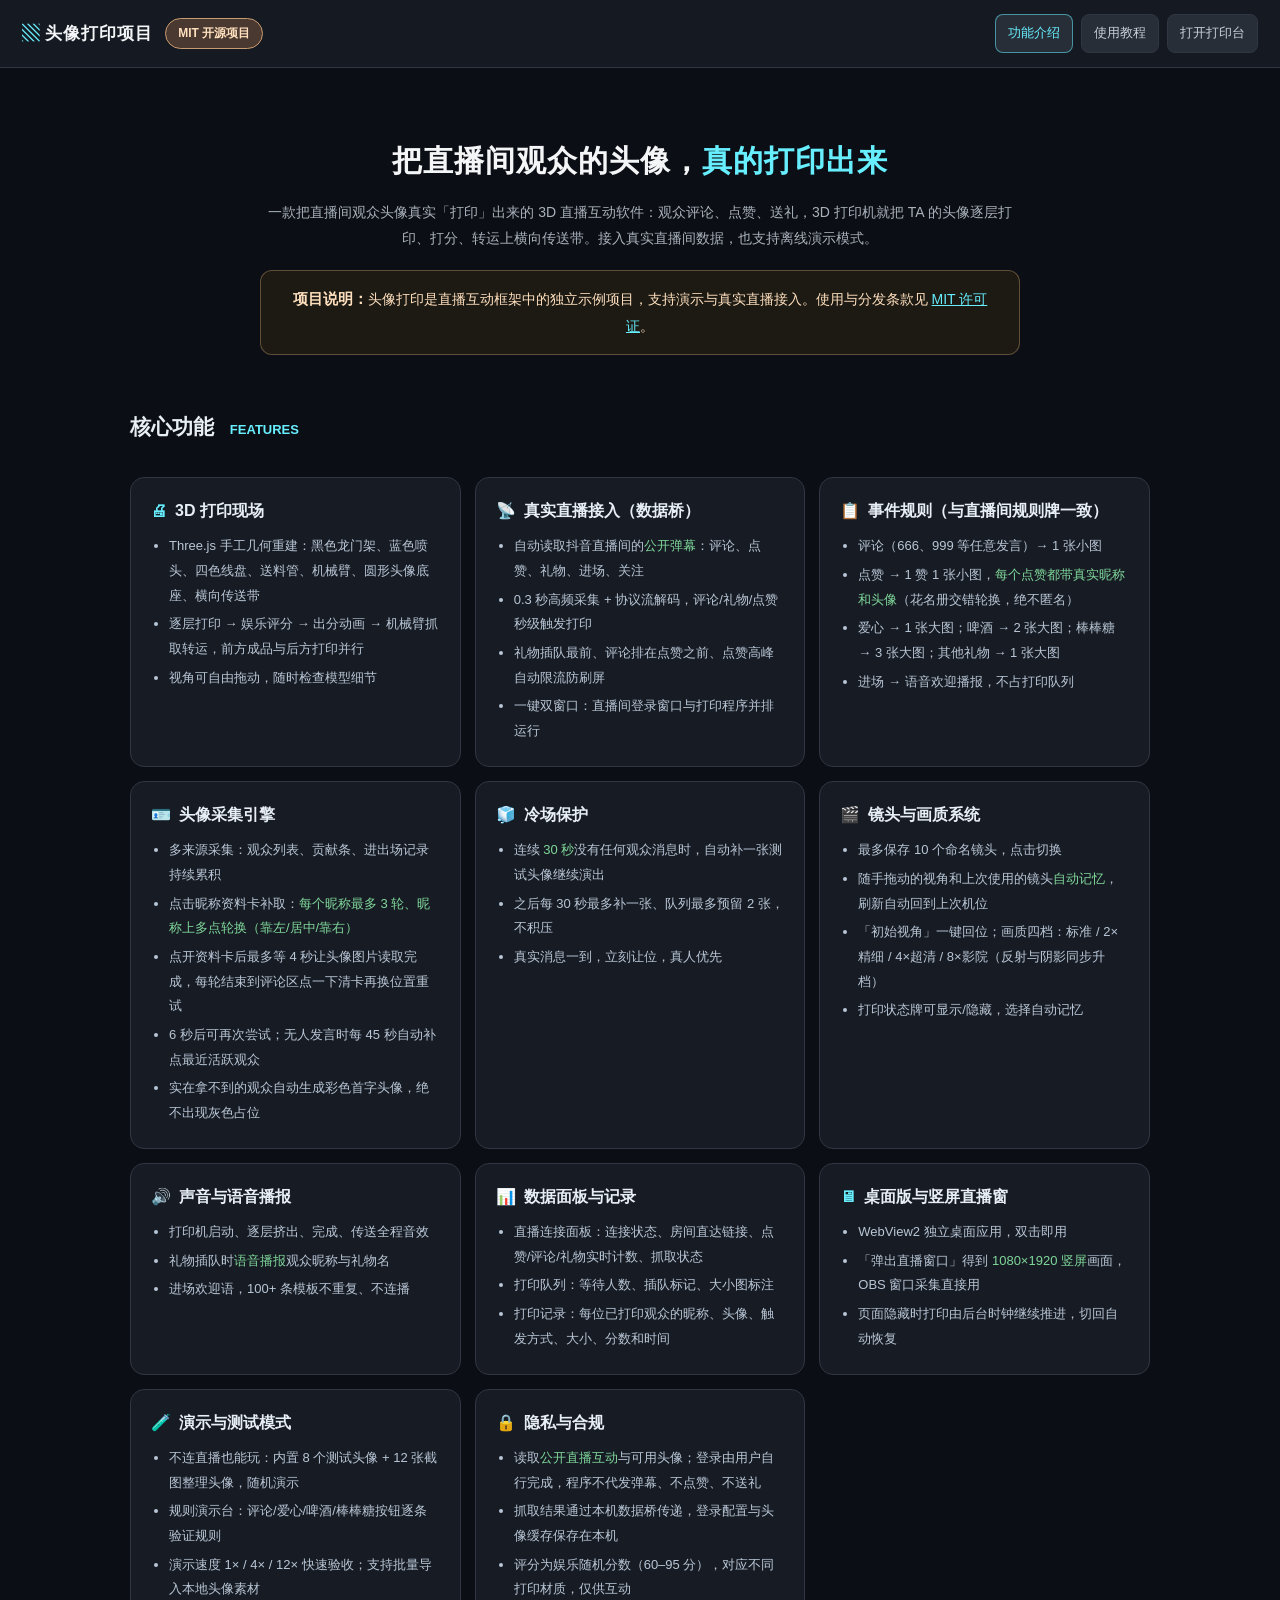
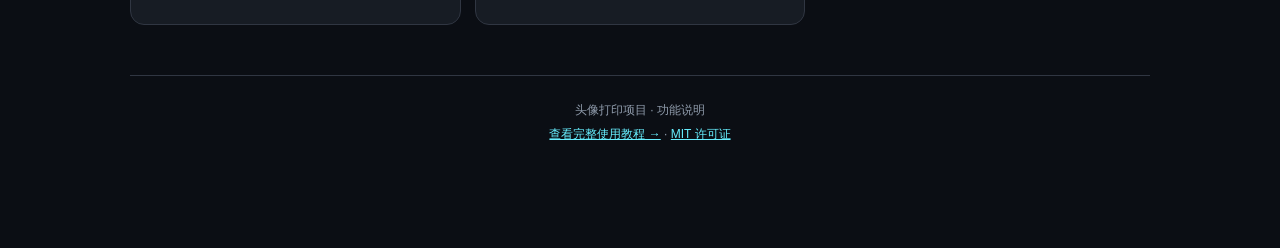
<file: features.html>
<!doctype html><html lang="zh-CN"><meta charset="utf-8"><title>正在打开项目</title><script>location.replace("/projects/avatar-printer/features.html"+location.search+location.hash)</script><a href="/projects/avatar-printer/features.html">打开头像打印机</a></html>
</file>
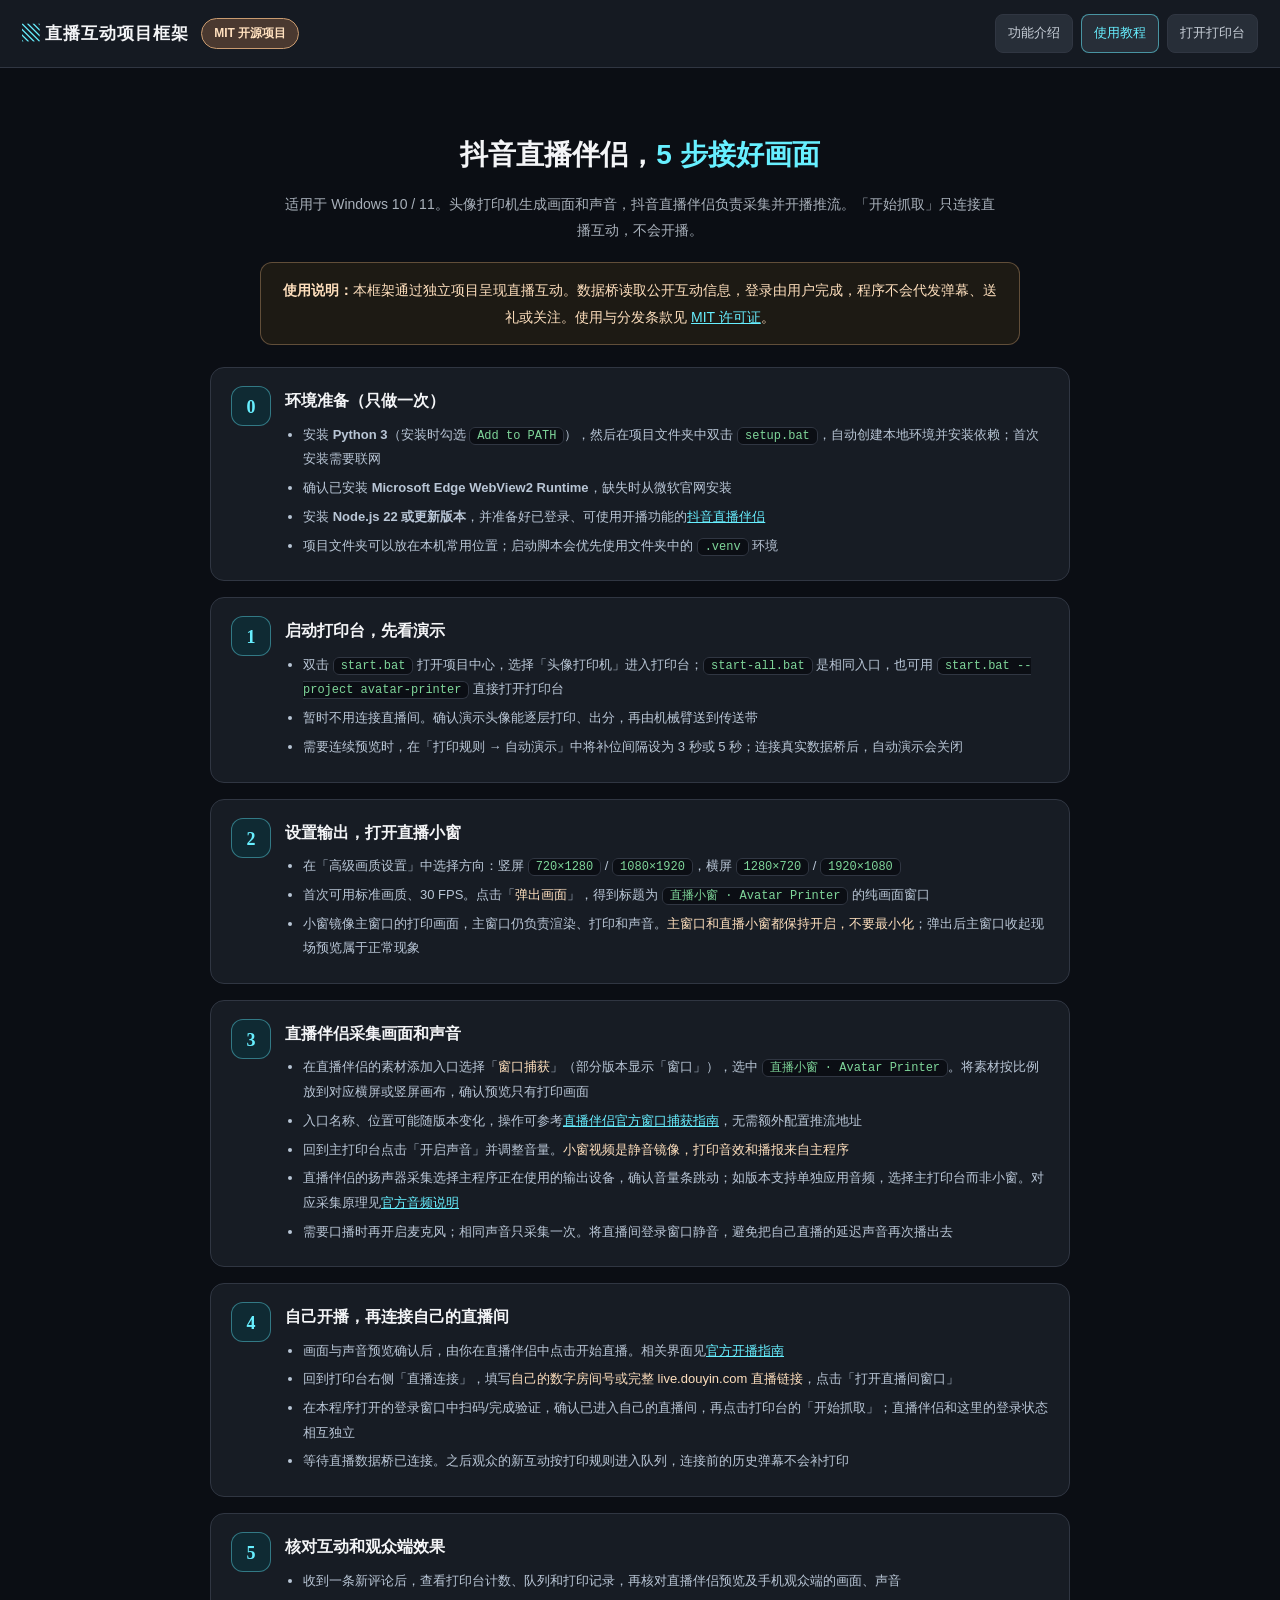
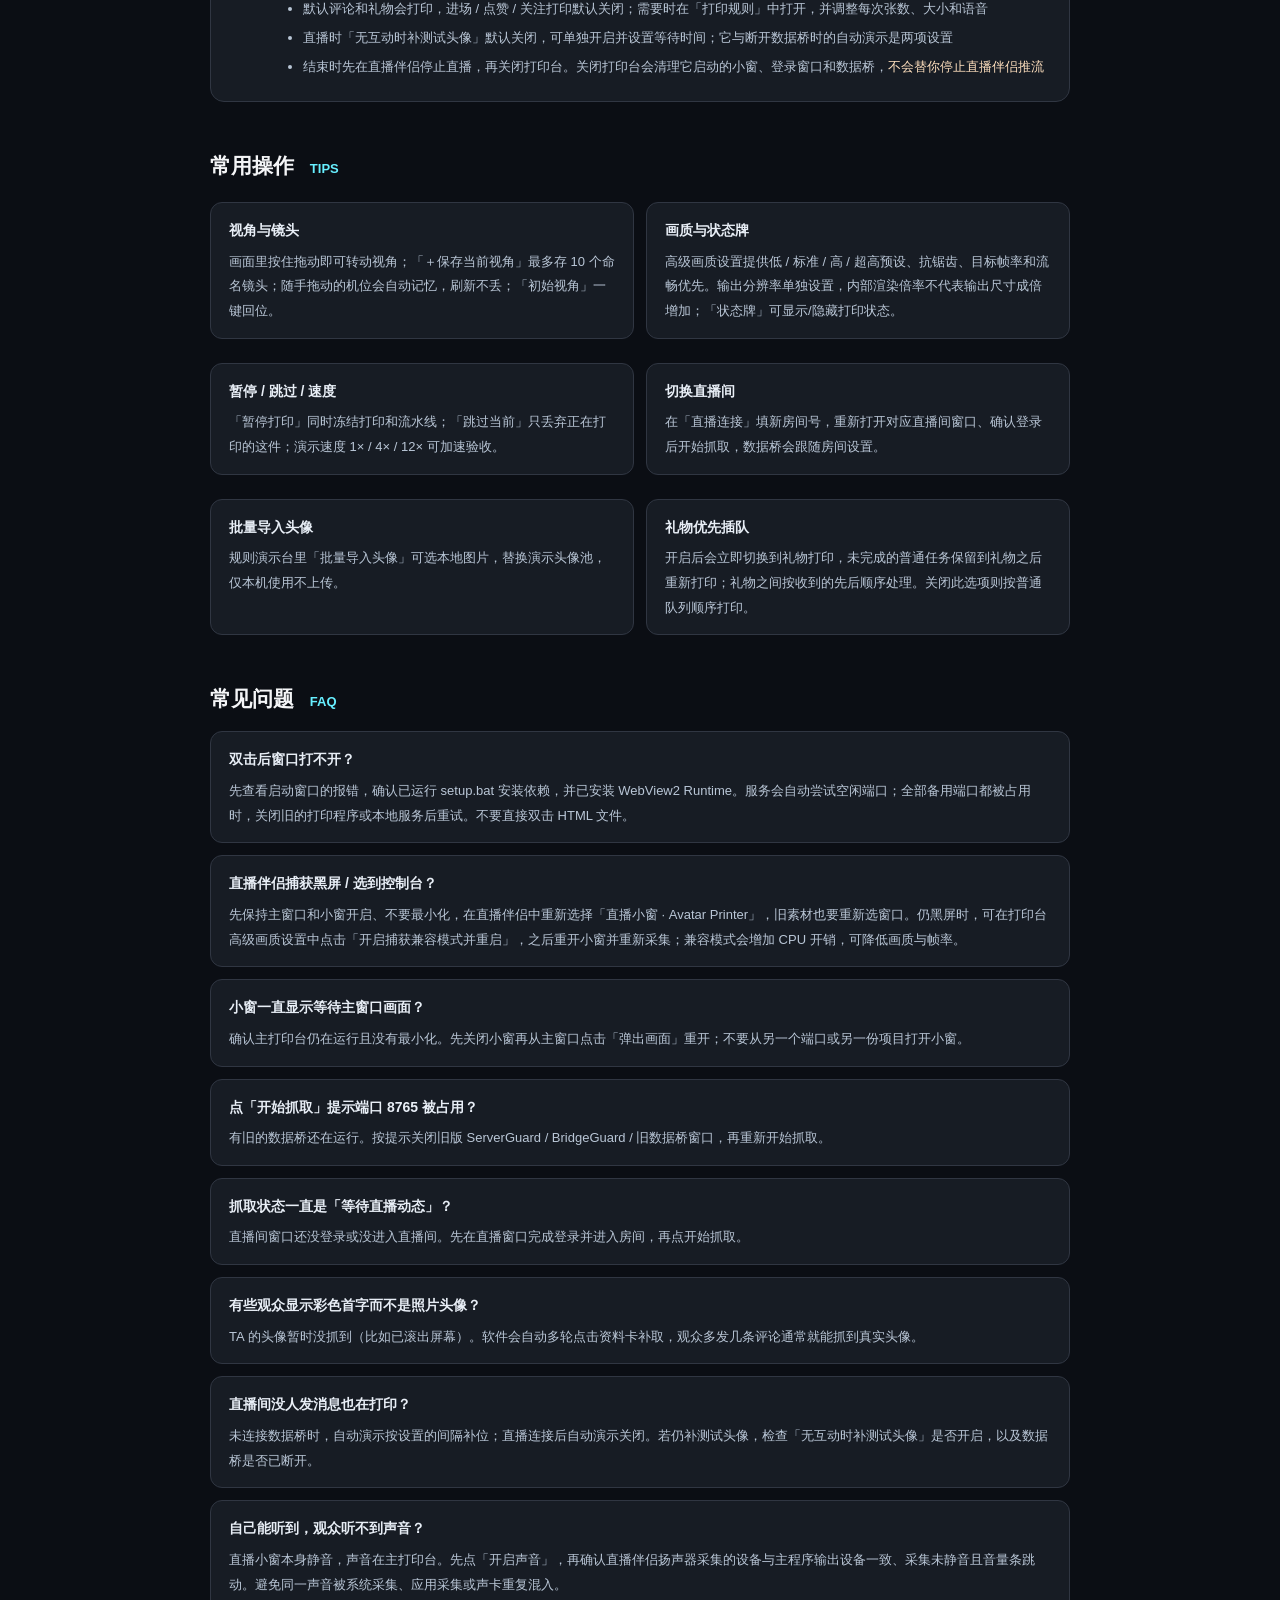
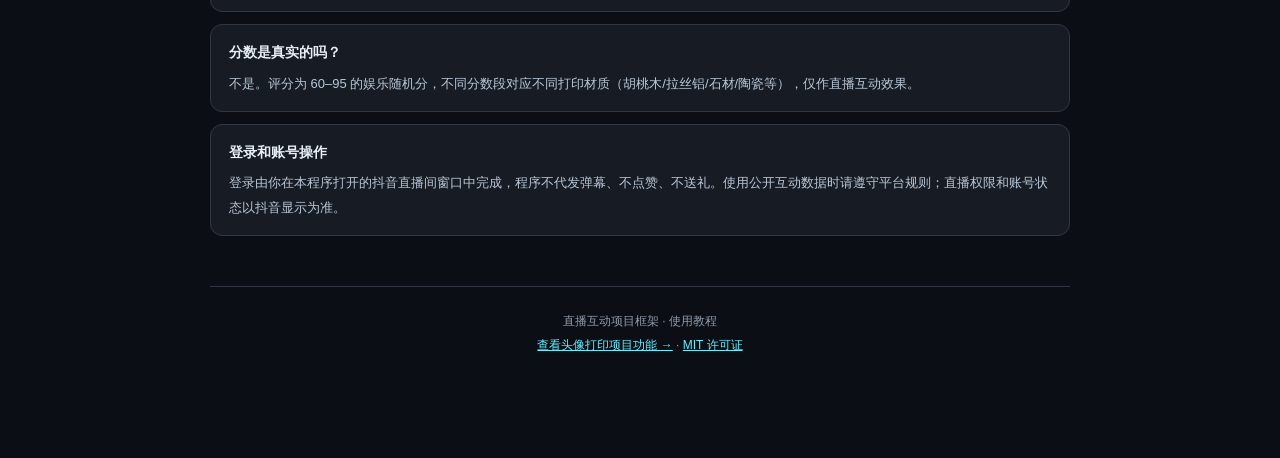
<file: guide.html>
<!DOCTYPE html>
<html lang="zh-CN">
<head>
<meta charset="utf-8">
<meta name="viewport" content="width=device-width,initial-scale=1">
<title>使用教程 · 直播互动项目框架</title>
<style>
*{box-sizing:border-box}
body{margin:0;background:#0b0e14;color:#f4f5f7;font:14px/1.9 'Microsoft YaHei',sans-serif}


header{position:sticky;top:0;z-index:10;display:flex;gap:12px;align-items:center;flex-wrap:wrap;padding:14px 22px;background:#171c24ee;border-bottom:1px solid #303642;backdrop-filter:blur(6px)}
.brand{font:700 17px 'Microsoft YaHei';letter-spacing:1px}
.brand b{color:#67efff}
.license-badge{font-size:12px;font-weight:700;color:#ffe0be;background:#4a3930;border:1px solid #c99b70;border-radius:99px;padding:3px 12px}
nav{margin-left:auto;display:flex;gap:8px;flex-wrap:wrap}
nav a{color:#c8cfd8;text-decoration:none;font-size:13px;padding:6px 12px;border:1px solid #303642;border-radius:8px;background:#272e38}
nav a:hover{color:#67efff;border-color:#67efff55}
nav a.on{color:#67efff;border-color:#67efff88}
main{max-width:900px;margin:0 auto;padding:30px 20px 80px}
.hero{text-align:center;padding:22px 10px 6px}
.hero h1{font-size:28px;margin:8px 0 10px}
.hero h1 b{color:#67efff}
.hero p{color:#a9b1bb;margin:6px auto;max-width:720px}
.notice{margin:18px auto 0;max-width:760px;border:1px solid #c99b7066;background:#1d1a14;border-radius:12px;padding:14px 18px;color:#ffe0be;font-size:14px}
.step{display:flex;gap:14px;background:#171c24;border:1px solid #303642;border-radius:14px;padding:18px 20px;margin-top:16px}
.num{flex:none;width:40px;height:40px;border-radius:12px;background:#0f2a33;border:1px solid #67efff66;color:#67efff;font:700 18px/40px 'Microsoft YaHei';text-align:center}
.step h3{margin:0 0 6px;font-size:16px}
.step p,.step li{color:#b9c6d6;font-size:13px;margin:4px 0}
.step ul{margin:6px 0 0;padding-left:18px}
.step code{background:#0b0e14;border:1px solid #303642;border-radius:6px;padding:1px 7px;font-size:12px;color:#7fd69a}
.step .tip{color:#ffe0be}
h2.sec{margin:44px 0 4px;font-size:21px}
h2.sec small{color:#67efff;font-size:13px;margin-left:10px}
.faq{background:#171c24;border:1px solid #303642;border-radius:12px;padding:14px 18px;margin-top:12px}
.faq b{color:#e8eef6}
.faq p{margin:6px 0 0;color:#b9c6d6;font-size:13px}
footer{border-top:1px solid #303642;margin-top:50px;padding:22px;text-align:center;color:#8f9bab;font-size:12px;line-height:2}
footer b{color:#9fc3e8}



</style>
</head>
<body>
<header>
 <div class="brand"><b>▧</b> 直播互动项目框架</div>
 <span class="license-badge">MIT 开源项目</span>
 <nav>
  <a href="./features.html">功能介绍</a>
  <a class="on" href="./guide.html">使用教程</a>
  <a href="/projects/avatar-printer/index.html">打开打印台</a>
 </nav>
</header>

<main>
 <div class="hero">
  <h1>抖音直播伴侣，<b>5 步接好画面</b></h1>
  <p>适用于 Windows 10 / 11。头像打印机生成画面和声音，抖音直播伴侣负责采集并开播推流。「开始抓取」只连接直播互动，不会开播。</p>
  <div class="notice"><b>使用说明：</b>本框架通过独立项目呈现直播互动。数据桥读取公开互动信息，登录由用户完成，程序不会代发弹幕、送礼或关注。使用与分发条款见 <a href="/LICENSE" style="color:#67efff">MIT 许可证</a>。</div>
 </div>

 <div class="step"><div class="num">0</div><div>
  <h3>环境准备（只做一次）</h3>
  <ul>
   <li>安装 <b>Python 3</b>（安装时勾选 <code>Add to PATH</code>），然后在项目文件夹中双击 <code>setup.bat</code>，自动创建本地环境并安装依赖；首次安装需要联网</li>
   <li>确认已安装 <b>Microsoft Edge WebView2 Runtime</b>，缺失时从微软官网安装</li>
   <li>安装 <b>Node.js 22 或更新版本</b>，并准备好已登录、可使用开播功能的<a href="https://streamingtool.douyin.com/" target="_blank" rel="noopener" style="color:#67efff">抖音直播伴侣</a></li>
   <li>项目文件夹可以放在本机常用位置；启动脚本会优先使用文件夹中的 <code>.venv</code> 环境</li>
  </ul></div></div>

 <div class="step"><div class="num">1</div><div>
  <h3>启动打印台，先看演示</h3>
  <ul>
   <li>双击 <code>start.bat</code> 打开项目中心，选择「头像打印机」进入打印台；<code>start-all.bat</code> 是相同入口，也可用 <code>start.bat --project avatar-printer</code> 直接打开打印台</li>
   <li>暂时不用连接直播间。确认演示头像能逐层打印、出分，再由机械臂送到传送带</li>
   <li>需要连续预览时，在「打印规则 → 自动演示」中将补位间隔设为 3 秒或 5 秒；连接真实数据桥后，自动演示会关闭</li>
  </ul></div></div>

 <div class="step"><div class="num">2</div><div>
  <h3>设置输出，打开直播小窗</h3>
  <ul>
   <li>在「高级画质设置」中选择方向：竖屏 <code>720×1280</code> / <code>1080×1920</code>，横屏 <code>1280×720</code> / <code>1920×1080</code></li>
   <li>首次可用标准画质、30 FPS。点击「<span class="tip">弹出画面</span>」，得到标题为 <code>直播小窗 · Avatar Printer</code> 的纯画面窗口</li>
   <li>小窗镜像主窗口的打印画面，主窗口仍负责渲染、打印和声音。<span class="tip">主窗口和直播小窗都保持开启，不要最小化</span>；弹出后主窗口收起现场预览属于正常现象</li>
  </ul></div></div>

 <div class="step"><div class="num">3</div><div>
  <h3>直播伴侣采集画面和声音</h3>
  <ul>
   <li>在直播伴侣的素材添加入口选择「<span class="tip">窗口捕获</span>」（部分版本显示「窗口」），选中 <code>直播小窗 · Avatar Printer</code>。将素材按比例放到对应横屏或竖屏画布，确认预览只有打印画面</li>
   <li>入口名称、位置可能随版本变化，操作可参考<a href="https://streamingtool.douyin.com/docs/guide_window" target="_blank" rel="noopener" style="color:#67efff">直播伴侣官方窗口捕获指南</a>，无需额外配置推流地址</li>
   <li>回到主打印台点击「开启声音」并调整音量。<span class="tip">小窗视频是静音镜像，打印音效和播报来自主程序</span></li>
   <li>直播伴侣的扬声器采集选择主程序正在使用的输出设备，确认音量条跳动；如版本支持单独应用音频，选择主打印台而非小窗。对应采集原理见<a href="https://streamingtool.douyin.com/docs/guide_4beqpl4o" target="_blank" rel="noopener" style="color:#67efff">官方音频说明</a></li>
   <li>需要口播时再开启麦克风；相同声音只采集一次。将直播间登录窗口静音，避免把自己直播的延迟声音再次播出去</li>
  </ul></div></div>

 <div class="step"><div class="num">4</div><div>
  <h3>自己开播，再连接自己的直播间</h3>
  <ul>
   <li>画面与声音预览确认后，由你在直播伴侣中点击开始直播。相关界面见<a href="https://streamingtool.douyin.com/docs/guide_live" target="_blank" rel="noopener" style="color:#67efff">官方开播指南</a></li>
   <li>回到打印台右侧「直播连接」，填写<span class="tip">自己的数字房间号或完整 live.douyin.com 直播链接</span>，点击「打开直播间窗口」</li>
   <li>在本程序打开的登录窗口中扫码/完成验证，确认已进入自己的直播间，再点击打印台的「开始抓取」；直播伴侣和这里的登录状态相互独立</li>
   <li>等待直播数据桥已连接。之后观众的新互动按打印规则进入队列，连接前的历史弹幕不会补打印</li>
  </ul></div></div>

 <div class="step"><div class="num">5</div><div>
  <h3>核对互动和观众端效果</h3>
  <ul>
   <li>收到一条新评论后，查看打印台计数、队列和打印记录，再核对直播伴侣预览及手机观众端的画面、声音</li>
   <li>默认评论和礼物会打印，进场 / 点赞 / 关注打印默认关闭；需要时在「打印规则」中打开，并调整每次张数、大小和语音</li>
   <li>直播时「无互动时补测试头像」默认关闭，可单独开启并设置等待时间；它与断开数据桥时的自动演示是两项设置</li>
   <li>结束时先在直播伴侣停止直播，再关闭打印台。关闭打印台会清理它启动的小窗、登录窗口和数据桥，<span class="tip">不会替你停止直播伴侣推流</span></li>
  </ul></div></div>

 <h2 class="sec">常用操作 <small>TIPS</small></h2>
 <div class="grid" style="display:grid;grid-template-columns:repeat(auto-fit,minmax(280px,1fr));gap:12px">
  <div class="faq"><b>视角与镜头</b><p>画面里按住拖动即可转动视角；「＋保存当前视角」最多存 10 个命名镜头；随手拖动的机位会自动记忆，刷新不丢；「初始视角」一键回位。</p></div>
  <div class="faq"><b>画质与状态牌</b><p>高级画质设置提供低 / 标准 / 高 / 超高预设、抗锯齿、目标帧率和流畅优先。输出分辨率单独设置，内部渲染倍率不代表输出尺寸成倍增加；「状态牌」可显示/隐藏打印状态。</p></div>
  <div class="faq"><b>暂停 / 跳过 / 速度</b><p>「暂停打印」同时冻结打印和流水线；「跳过当前」只丢弃正在打印的这件；演示速度 1× / 4× / 12× 可加速验收。</p></div>
  <div class="faq"><b>切换直播间</b><p>在「直播连接」填新房间号，重新打开对应直播间窗口、确认登录后开始抓取，数据桥会跟随房间设置。</p></div>
  <div class="faq"><b>批量导入头像</b><p>规则演示台里「批量导入头像」可选本地图片，替换演示头像池，仅本机使用不上传。</p></div>
  <div class="faq"><b>礼物优先插队</b><p>开启后会立即切换到礼物打印，未完成的普通任务保留到礼物之后重新打印；礼物之间按收到的先后顺序处理。关闭此选项则按普通队列顺序打印。</p></div>
 </div>

 <h2 class="sec">常见问题 <small>FAQ</small></h2>
 <div class="faq"><b>双击后窗口打不开？</b><p>先查看启动窗口的报错，确认已运行 setup.bat 安装依赖，并已安装 WebView2 Runtime。服务会自动尝试空闲端口；全部备用端口都被占用时，关闭旧的打印程序或本地服务后重试。不要直接双击 HTML 文件。</p></div>
 <div class="faq"><b>直播伴侣捕获黑屏 / 选到控制台？</b><p>先保持主窗口和小窗开启、不要最小化，在直播伴侣中重新选择「直播小窗 · Avatar Printer」，旧素材也要重新选窗口。仍黑屏时，可在打印台高级画质设置中点击「开启捕获兼容模式并重启」，之后重开小窗并重新采集；兼容模式会增加 CPU 开销，可降低画质与帧率。</p></div>
 <div class="faq"><b>小窗一直显示等待主窗口画面？</b><p>确认主打印台仍在运行且没有最小化。先关闭小窗再从主窗口点击「弹出画面」重开；不要从另一个端口或另一份项目打开小窗。</p></div>
 <div class="faq"><b>点「开始抓取」提示端口 8765 被占用？</b><p>有旧的数据桥还在运行。按提示关闭旧版 ServerGuard / BridgeGuard / 旧数据桥窗口，再重新开始抓取。</p></div>
 <div class="faq"><b>抓取状态一直是「等待直播动态」？</b><p>直播间窗口还没登录或没进入直播间。先在直播窗口完成登录并进入房间，再点开始抓取。</p></div>
 <div class="faq"><b>有些观众显示彩色首字而不是照片头像？</b><p>TA 的头像暂时没抓到（比如已滚出屏幕）。软件会自动多轮点击资料卡补取，观众多发几条评论通常就能抓到真实头像。</p></div>
 <div class="faq"><b>直播间没人发消息也在打印？</b><p>未连接数据桥时，自动演示按设置的间隔补位；直播连接后自动演示关闭。若仍补测试头像，检查「无互动时补测试头像」是否开启，以及数据桥是否已断开。</p></div>
 <div class="faq"><b>自己能听到，观众听不到声音？</b><p>直播小窗本身静音，声音在主打印台。先点「开启声音」，再确认直播伴侣扬声器采集的设备与主程序输出设备一致、采集未静音且音量条跳动。避免同一声音被系统采集、应用采集或声卡重复混入。</p></div>
 <div class="faq"><b>分数是真实的吗？</b><p>不是。评分为 60–95 的娱乐随机分，不同分数段对应不同打印材质（胡桃木/拉丝铝/石材/陶瓷等），仅作直播互动效果。</p></div>
 <div class="faq"><b>登录和账号操作</b><p>登录由你在本程序打开的抖音直播间窗口中完成，程序不代发弹幕、不点赞、不送礼。使用公开互动数据时请遵守平台规则；直播权限和账号状态以抖音显示为准。</p></div>

 <footer>
  直播互动项目框架 · 使用教程<br>
  <a href="/projects/avatar-printer/features.html" style="color:#67efff">查看头像打印项目功能 →</a> · <a href="/LICENSE" style="color:#67efff">MIT 许可证</a>
 </footer>
</main>
</body>
</html>
</file>
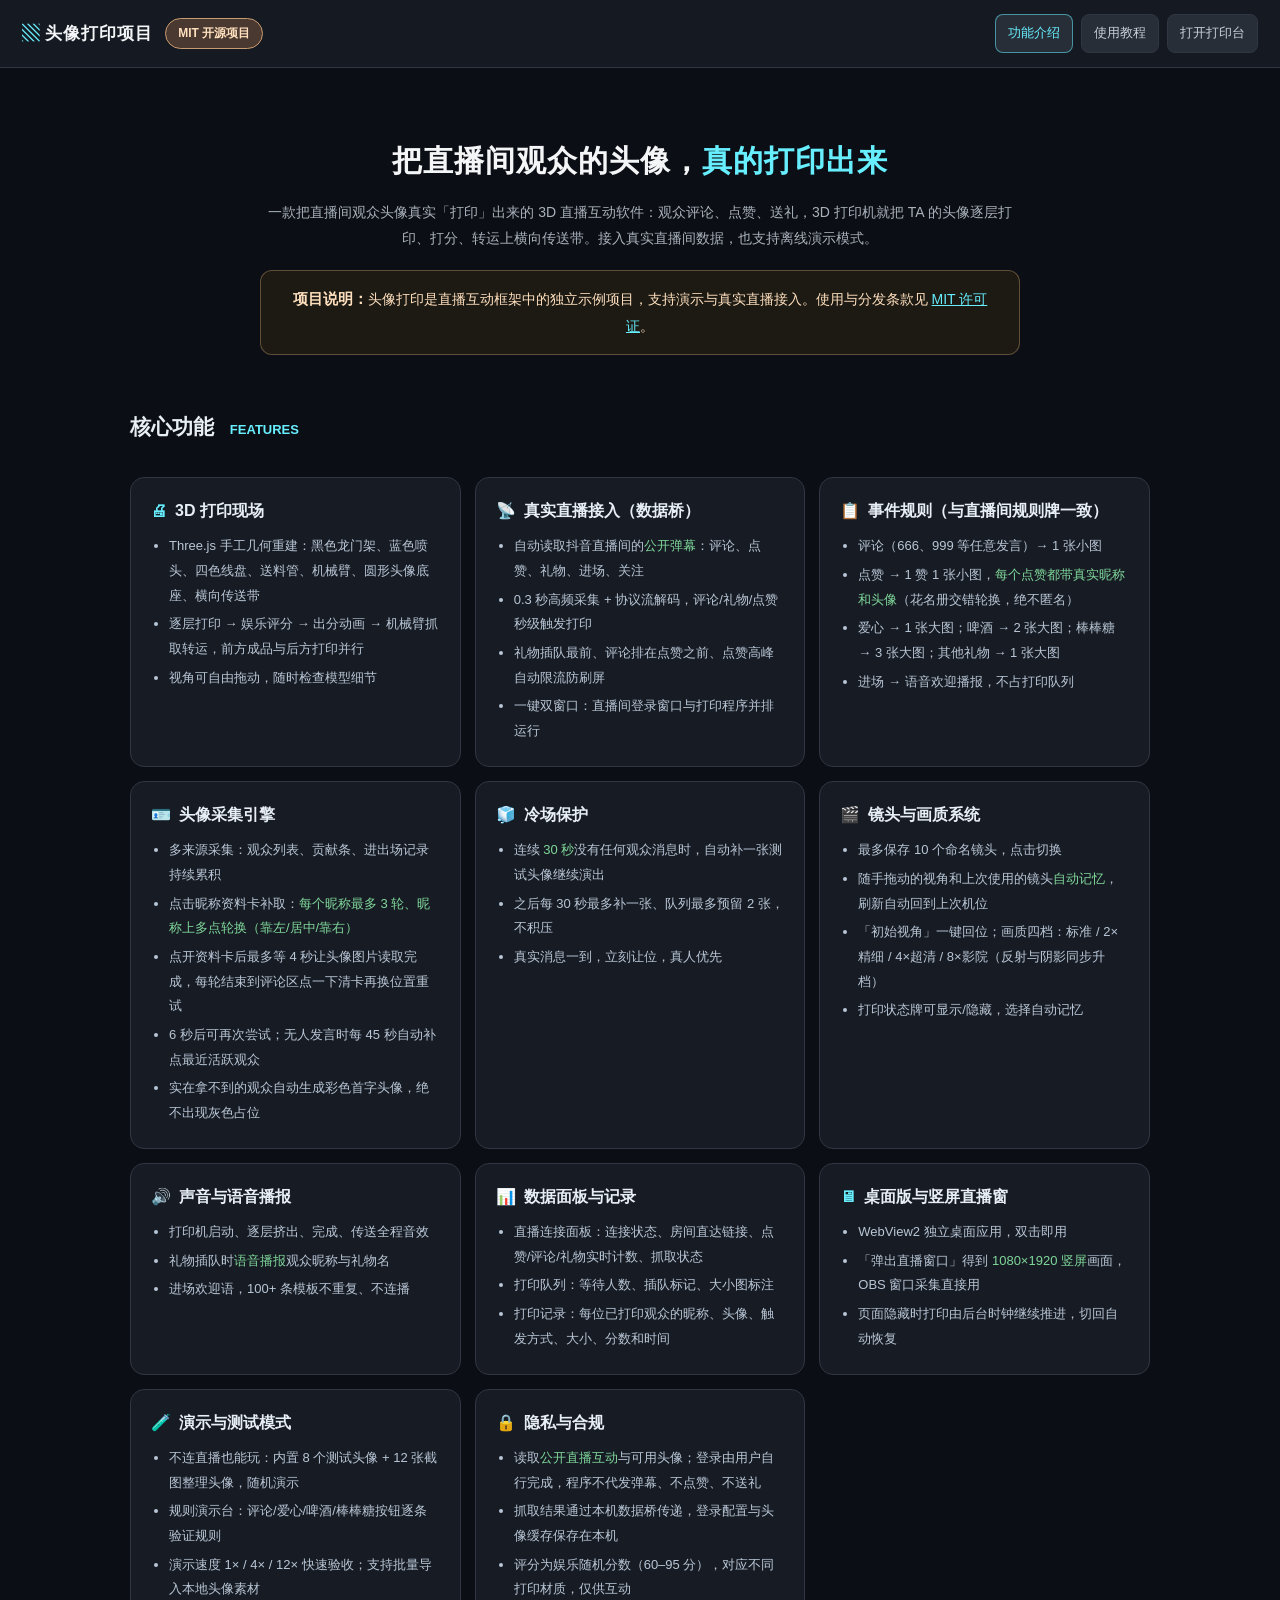
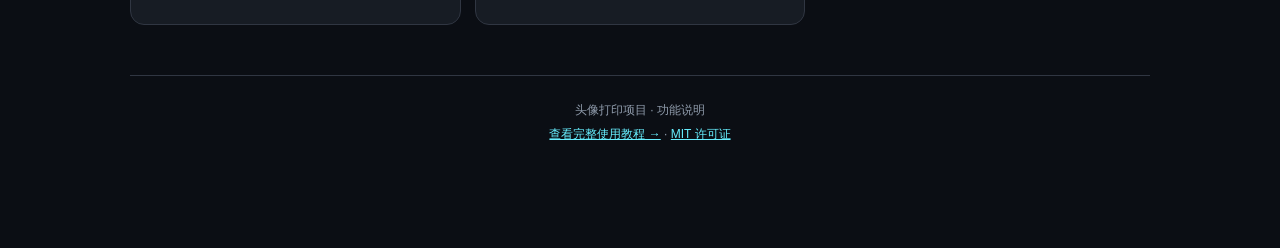
<file: projects/avatar-printer/features.html>
<!DOCTYPE html>
<html lang="zh-CN">
<head>
<meta charset="utf-8">
<meta name="viewport" content="width=device-width,initial-scale=1">
<title>功能介绍 · 头像打印项目</title>
<style>
*{box-sizing:border-box}
body{margin:0;background:#0b0e14;color:#f4f5f7;font:14px/1.9 'Microsoft YaHei',sans-serif}
header{position:sticky;top:0;z-index:10;display:flex;gap:12px;align-items:center;flex-wrap:wrap;padding:14px 22px;background:#171c24ee;border-bottom:1px solid #303642;backdrop-filter:blur(6px)}
.brand{font:700 17px 'Microsoft YaHei';letter-spacing:1px}
.brand b{color:#67efff}
.license-badge{font-size:12px;font-weight:700;color:#ffe0be;background:#4a3930;border:1px solid #c99b70;border-radius:99px;padding:3px 12px}
nav{margin-left:auto;display:flex;gap:8px;flex-wrap:wrap}
nav a{color:#c8cfd8;text-decoration:none;font-size:13px;padding:6px 12px;border:1px solid #303642;border-radius:8px;background:#272e38}
nav a:hover{color:#67efff;border-color:#67efff55}
nav a.on{color:#67efff;border-color:#67efff88}
main{max-width:1060px;margin:0 auto;padding:30px 20px 80px}
.hero{text-align:center;padding:26px 10px 8px}
.hero h1{font-size:30px;margin:8px 0 10px;letter-spacing:1px}
.hero h1 b{color:#67efff}
.hero p{color:#a9b1bb;margin:6px auto;max-width:760px}
.notice{margin:18px auto 0;max-width:760px;border:1px solid #c99b7066;background:#1d1a14;border-radius:12px;padding:14px 18px;color:#ffe0be;font-size:14px}
.notice b{font-size:15px}
.grid{display:grid;grid-template-columns:repeat(auto-fit,minmax(300px,1fr));gap:14px;margin-top:30px}
.card{background:#171c24;border:1px solid #303642;border-radius:14px;padding:18px 20px}
.card h3{margin:0 0 8px;font-size:16px;color:#e8eef6}
.card h3 span{color:#67efff;margin-right:8px}
.card p,.card li{color:#b9c6d6;font-size:13px;margin:4px 0}
.card ul{margin:6px 0 0;padding-left:18px}
.card .hl{color:#7fd69a}
h2.sec{margin:44px 0 4px;font-size:21px;color:#e8eef6}
h2.sec small{color:#67efff;font-size:13px;margin-left:10px}
footer{border-top:1px solid #303642;margin-top:50px;padding:22px;text-align:center;color:#8f9bab;font-size:12px;line-height:2}
footer b{color:#9fc3e8}



</style>
</head>
<body>
<header>
 <div class="brand"><b>▧</b> 头像打印项目</div>
 <span class="license-badge">MIT 开源项目</span>
 <nav>
  <a class="on" href="./features.html">功能介绍</a>
  <a href="/guide.html">使用教程</a>
  <a href="./index.html">打开打印台</a>
 </nav>
</header>

<main>
 <div class="hero">
  <h1>把直播间观众的头像，<b>真的打印出来</b></h1>
  <p>一款把直播间观众头像真实「打印」出来的 3D 直播互动软件：观众评论、点赞、送礼，3D 打印机就把 TA 的头像逐层打印、打分、转运上横向传送带。接入真实直播间数据，也支持离线演示模式。</p>
  <div class="notice"><b>项目说明：</b>头像打印是直播互动框架中的独立示例项目，支持演示与真实直播接入。使用与分发条款见 <a href="/LICENSE" style="color:#67efff">MIT 许可证</a>。</div>
 </div>

 <h2 class="sec">核心功能 <small>FEATURES</small></h2>
 <div class="grid">
  <div class="card"><h3><span>🖨</span>3D 打印现场</h3>
   <ul><li>Three.js 手工几何重建：黑色龙门架、蓝色喷头、四色线盘、送料管、机械臂、圆形头像底座、横向传送带</li>
   <li>逐层打印 → 娱乐评分 → 出分动画 → 机械臂抓取转运，前方成品与后方打印并行</li>
   <li>视角可自由拖动，随时检查模型细节</li></ul></div>

  <div class="card"><h3><span>📡</span>真实直播接入（数据桥）</h3>
   <ul><li>自动读取抖音直播间的<span class="hl">公开弹幕</span>：评论、点赞、礼物、进场、关注</li>
   <li>0.3 秒高频采集 + 协议流解码，评论/礼物/点赞秒级触发打印</li>
   <li>礼物插队最前、评论排在点赞之前、点赞高峰自动限流防刷屏</li>
   <li>一键双窗口：直播间登录窗口与打印程序并排运行</li></ul></div>

  <div class="card"><h3><span>📋</span>事件规则（与直播间规则牌一致）</h3>
   <ul><li>评论（666、999 等任意发言）→ 1 张小图</li>
   <li>点赞 → 1 赞 1 张小图，<span class="hl">每个点赞都带真实昵称和头像</span>（花名册交错轮换，绝不匿名）</li>
   <li>爱心 → 1 张大图；啤酒 → 2 张大图；棒棒糖 → 3 张大图；其他礼物 → 1 张大图</li>
   <li>进场 → 语音欢迎播报，不占打印队列</li></ul></div>

  <div class="card"><h3><span>🪪</span>头像采集引擎</h3>
   <ul><li>多来源采集：观众列表、贡献条、进出场记录持续累积</li>
   <li>点击昵称资料卡补取：<span class="hl">每个昵称最多 3 轮、昵称上多点轮换（靠左/居中/靠右）</span></li>
   <li>点开资料卡后最多等 4 秒让头像图片读取完成，每轮结束到评论区点一下清卡再换位置重试</li>
   <li>6 秒后可再次尝试；无人发言时每 45 秒自动补点最近活跃观众</li>
   <li>实在拿不到的观众自动生成彩色首字头像，绝不出现灰色占位</li></ul></div>

  <div class="card"><h3><span>🧊</span>冷场保护</h3>
   <ul><li>连续 <span class="hl">30 秒</span>没有任何观众消息时，自动补一张测试头像继续演出</li>
   <li>之后每 30 秒最多补一张、队列最多预留 2 张，不积压</li>
   <li>真实消息一到，立刻让位，真人优先</li></ul></div>

  <div class="card"><h3><span>🎬</span>镜头与画质系统</h3>
   <ul><li>最多保存 10 个命名镜头，点击切换</li>
   <li>随手拖动的视角和上次使用的镜头<span class="hl">自动记忆</span>，刷新自动回到上次机位</li>
   <li>「初始视角」一键回位；画质四档：标准 / 2×精细 / 4×超清 / 8×影院（反射与阴影同步升档）</li>
   <li>打印状态牌可显示/隐藏，选择自动记忆</li></ul></div>

  <div class="card"><h3><span>🔊</span>声音与语音播报</h3>
   <ul><li>打印机启动、逐层挤出、完成、传送全程音效</li>
   <li>礼物插队时<span class="hl">语音播报</span>观众昵称与礼物名</li>
   <li>进场欢迎语，100+ 条模板不重复、不连播</li></ul></div>

  <div class="card"><h3><span>📊</span>数据面板与记录</h3>
   <ul><li>直播连接面板：连接状态、房间直达链接、点赞/评论/礼物实时计数、抓取状态</li>
   <li>打印队列：等待人数、插队标记、大小图标注</li>
   <li>打印记录：每位已打印观众的昵称、头像、触发方式、大小、分数和时间</li></ul></div>

  <div class="card"><h3><span>🖥</span>桌面版与竖屏直播窗</h3>
   <ul><li>WebView2 独立桌面应用，双击即用</li>
   <li>「弹出直播窗口」得到 <span class="hl">1080×1920 竖屏</span>画面，OBS 窗口采集直接用</li>
   <li>页面隐藏时打印由后台时钟继续推进，切回自动恢复</li></ul></div>

  <div class="card"><h3><span>🧪</span>演示与测试模式</h3>
   <ul><li>不连直播也能玩：内置 8 个测试头像 + 12 张截图整理头像，随机演示</li>
   <li>规则演示台：评论/爱心/啤酒/棒棒糖按钮逐条验证规则</li>
   <li>演示速度 1× / 4× / 12× 快速验收；支持批量导入本地头像素材</li></ul></div>

  <div class="card"><h3><span>🔒</span>隐私与合规</h3>
   <ul><li>读取<span class="hl">公开直播互动</span>与可用头像；登录由用户自行完成，程序不代发弹幕、不点赞、不送礼</li>
   <li>抓取结果通过本机数据桥传递，登录配置与头像缓存保存在本机</li>
   <li>评分为娱乐随机分数（60–95 分），对应不同打印材质，仅供互动</li></ul></div>
 </div>

 <footer>
  头像打印项目 · 功能说明<br>
  <a href="/guide.html" style="color:#67efff">查看完整使用教程 →</a> · <a href="/LICENSE" style="color:#67efff">MIT 许可证</a>
 </footer>
</main>
</body>
</html>
</file>
